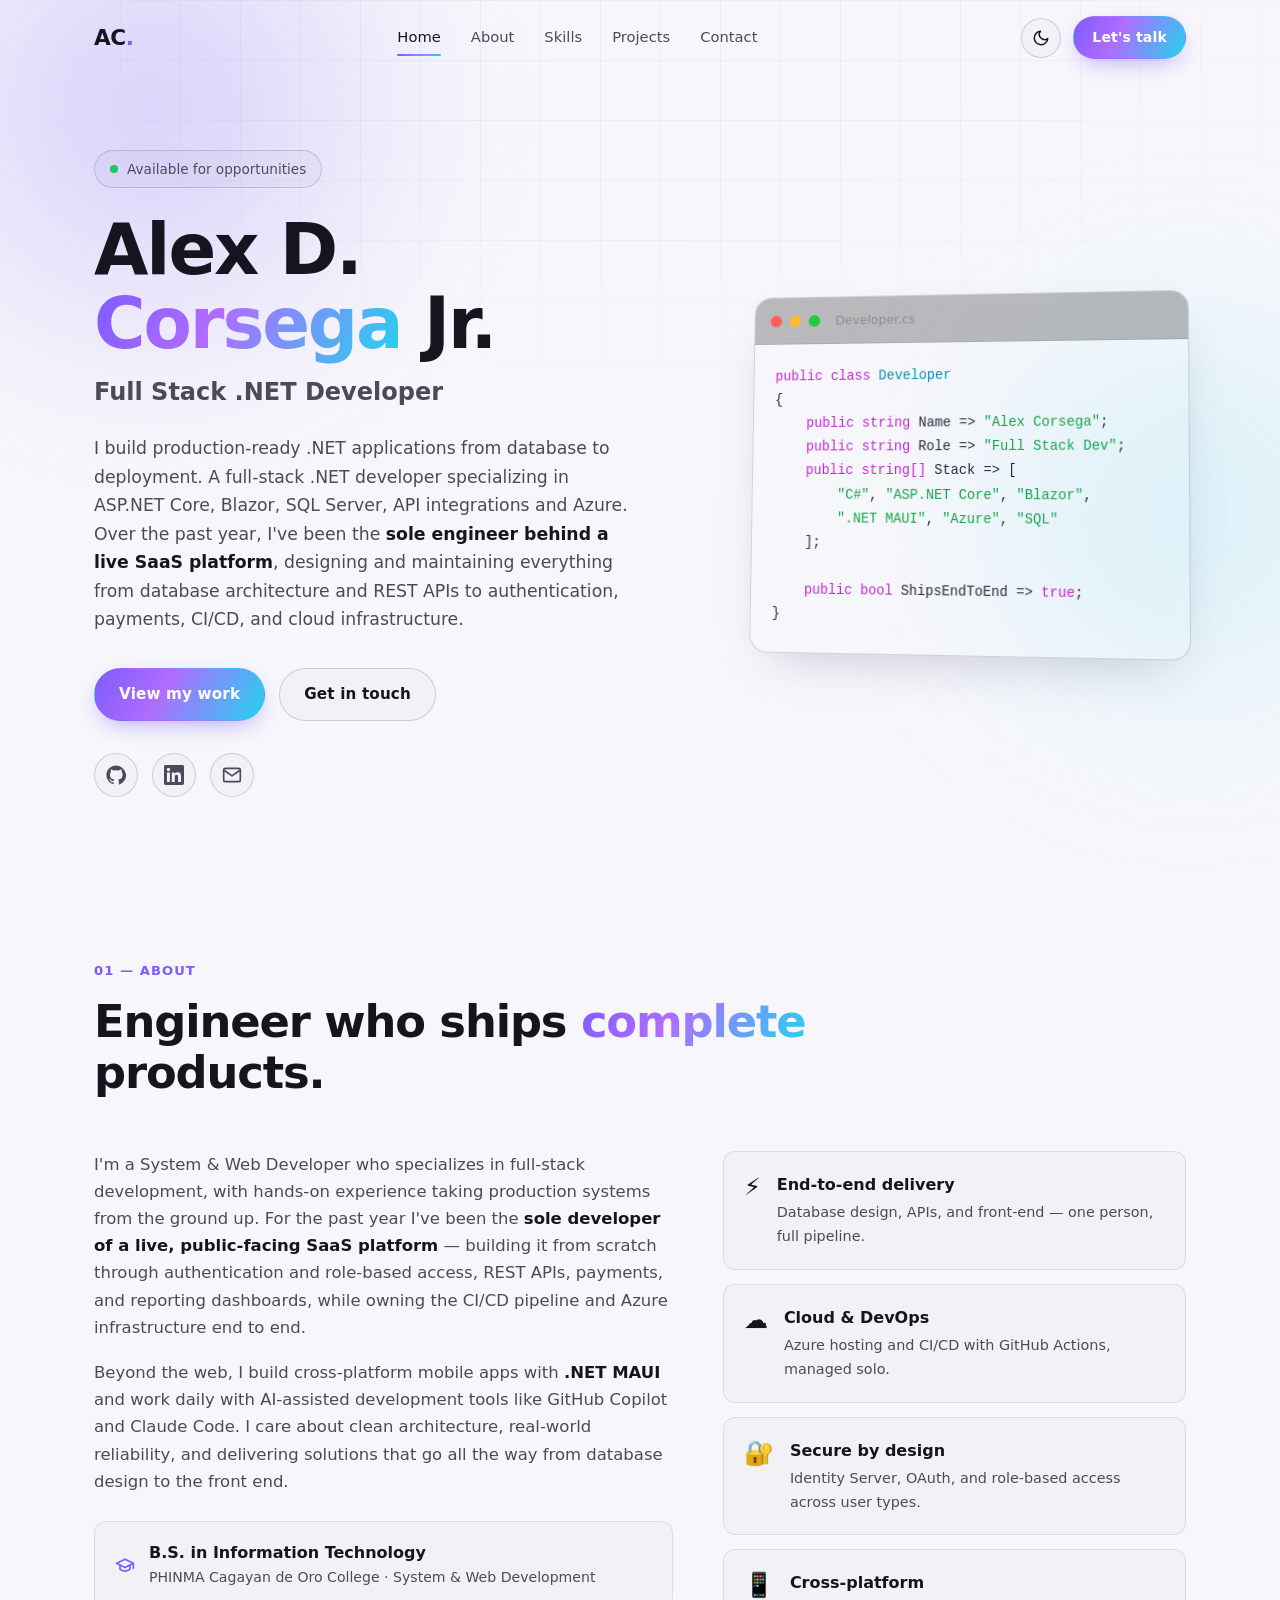
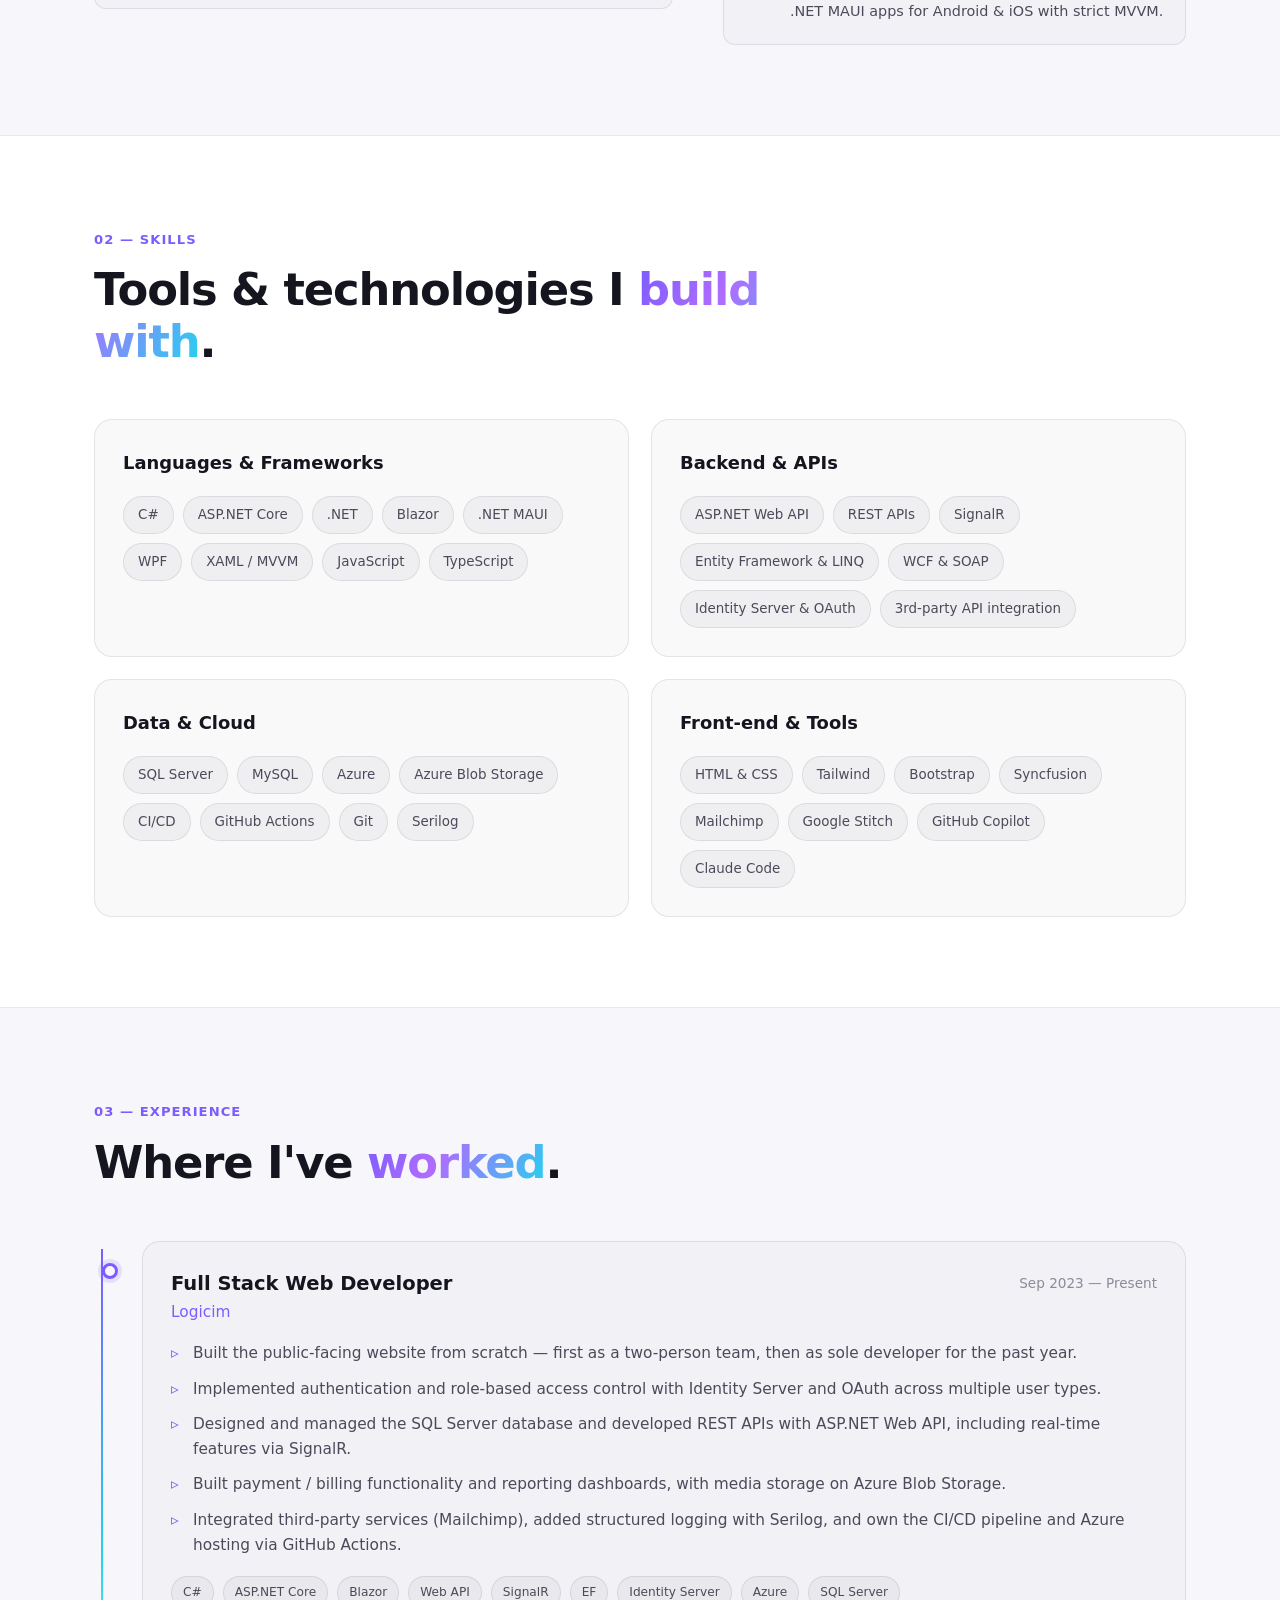
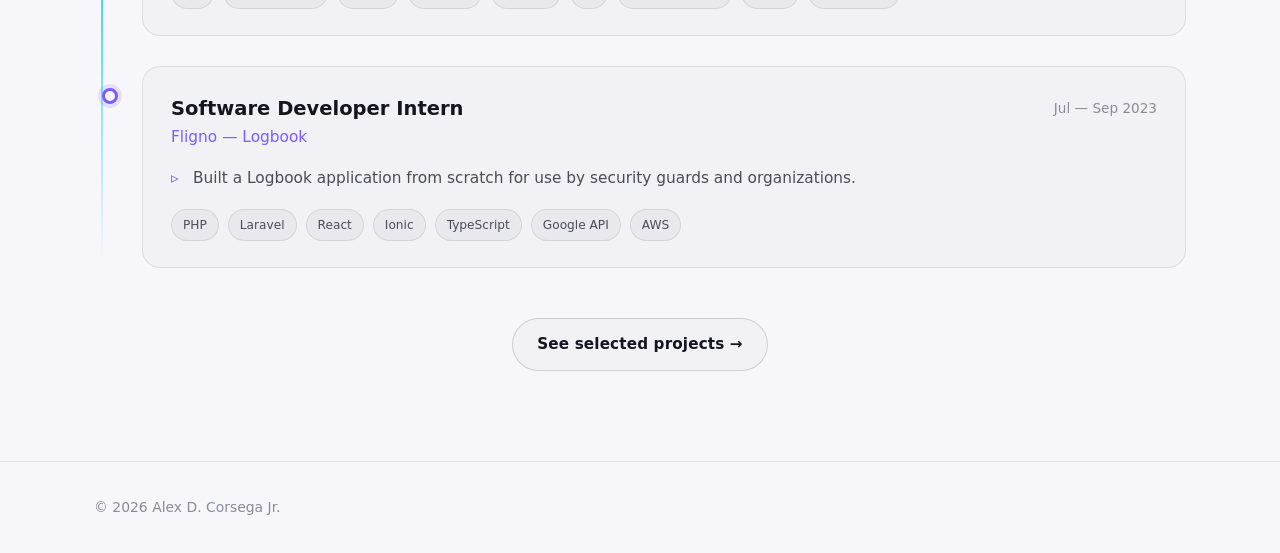
<file: index.html>
<!DOCTYPE html>
<html lang="en">
<head>
  <meta charset="UTF-8" />
  <meta name="viewport" content="width=device-width, initial-scale=1.0" />

  <!-- Security hardening -->
  <meta http-equiv="Content-Security-Policy" content="default-src 'self'; script-src 'self'; style-src 'self' 'unsafe-inline' https://fonts.googleapis.com; font-src https://fonts.gstatic.com; img-src 'self' data:; form-action 'self' https://formsubmit.co; base-uri 'self'; object-src 'none'" />
  <meta name="referrer" content="strict-origin-when-cross-origin" />

  <title>Alex D. Corsega Jr. — System &amp; Web Developer</title>
  <meta name="description" content="Alex D. Corsega Jr. — Full Stack Web Developer specializing in C#, ASP.NET Core, Blazor, .NET MAUI, and Azure. Building production-grade systems end to end." />
  <meta name="author" content="Alex D. Corsega Jr." />
  <meta name="keywords" content="Alex Corsega, Alex Corsega developer, Full Stack Web Developer, C# developer, ASP.NET Core, Blazor, .NET MAUI, Azure, SQL Server, software developer Philippines, Cagayan de Oro developer" />
  <meta name="robots" content="index, follow, max-image-preview:large, max-snippet:-1" />
  <meta name="theme-color" content="#0a0a0f" />
  <link rel="canonical" href="https://alexcorsega.github.io/" />

  <!-- Open Graph -->
  <meta property="og:type" content="website" />
  <meta property="og:site_name" content="Alex D. Corsega Jr." />
  <meta property="og:title" content="Alex D. Corsega Jr. — System &amp; Web Developer" />
  <meta property="og:description" content="Full Stack Web Developer specializing in C#, ASP.NET Core, Blazor, .NET MAUI, and Azure. Building production-grade systems end to end." />
  <meta property="og:url" content="https://alexcorsega.github.io/" />
  <meta property="og:image" content="https://alexcorsega.github.io/assets/og-image.png" />
  <meta property="og:image:width" content="1200" />
  <meta property="og:image:height" content="630" />
  <meta property="og:image:alt" content="Alex D. Corsega Jr. — Full Stack Web Developer" />
  <meta property="og:locale" content="en_US" />

  <!-- Google Site Verification -->
  <meta name="google-site-verification" content="38rfBDRYyrCbKhzaeHCxKcUFHxxtf7X-EuiM_CME1vI" />

  <!-- Twitter -->
  <meta name="twitter:card" content="summary_large_image" />
  <meta name="twitter:title" content="Alex D. Corsega Jr. — System &amp; Web Developer" />
  <meta name="twitter:description" content="Full Stack Web Developer specializing in C#, ASP.NET Core, Blazor, .NET MAUI, and Azure." />
  <meta name="twitter:image" content="https://alexcorsega.github.io/assets/og-image.png" />
  <meta name="twitter:image:alt" content="Alex D. Corsega Jr. — Full Stack Web Developer" />

  <!-- Structured data (JSON-LD) -->
  <script type="application/ld+json">
  {
    "@context": "https://schema.org",
    "@graph": [
      {
        "@type": "Person",
        "@id": "https://alexcorsega.github.io/#person",
        "name": "Alex D. Corsega Jr.",
        "givenName": "Alex",
        "familyName": "Corsega",
        "jobTitle": "Full Stack Web Developer",
        "description": "System and Web Developer specializing in full-stack development with C#, ASP.NET Core, Blazor, .NET MAUI, and Azure.",
        "url": "https://alexcorsega.github.io/",
        "image": "https://alexcorsega.github.io/assets/og-image.png",
        "email": "mailto:corsegaalex@gmail.com",
        "sameAs": [
          "https://github.com/AlexCorsega",
          "https://linkedin.com/in/alexcorsega-jr-178252253"
        ],
        "worksFor": { "@type": "Organization", "name": "Logicim" },
        "alumniOf": { "@type": "CollegeOrUniversity", "name": "PHINMA Cagayan de Oro College" },
        "address": { "@type": "PostalAddress", "addressLocality": "Cagayan de Oro", "addressCountry": "PH" },
        "knowsAbout": ["C#", "ASP.NET Core", "Blazor", ".NET MAUI", "WPF", "Azure", "Azure Blob Storage", "SQL Server", "Entity Framework", "REST APIs", "SignalR", "Identity Server", "CI/CD", "Web Development"]
      },
      {
        "@type": "WebSite",
        "@id": "https://alexcorsega.github.io/#website",
        "url": "https://alexcorsega.github.io/",
        "name": "Alex D. Corsega Jr. — Portfolio",
        "description": "Portfolio of Alex D. Corsega Jr., a Full Stack Web Developer.",
        "inLanguage": "en",
        "publisher": { "@id": "https://alexcorsega.github.io/#person" }
      }
    ]
  }
  </script>

  <link rel="preconnect" href="https://fonts.googleapis.com" />
  <link rel="preconnect" href="https://fonts.gstatic.com" crossorigin />
  <link href="https://fonts.googleapis.com/css2?family=Space+Grotesk:wght@400;500;600;700&family=Inter:wght@400;450;500;600&display=swap" rel="stylesheet" />
  <link rel="stylesheet" href="assets/styles.css" />
  <link rel="icon" href="data:image/svg+xml,%3Csvg xmlns='http://www.w3.org/2000/svg' viewBox='0 0 100 100'%3E%3Ctext y='.9em' font-size='90' font-family='monospace'%3E%E2%9C%A6%3C/text%3E%3C/svg%3E" />
</head>
<body>
  <div class="bg-grid" aria-hidden="true"></div>
  <div class="bg-glow bg-glow--1" aria-hidden="true"></div>
  <div class="bg-glow bg-glow--2" aria-hidden="true"></div>

  <!-- Navigation -->
  <header class="nav" id="nav">
    <div class="nav__inner">
      <a href="index.html" class="nav__brand">AC<span class="nav__brand-dot">.</span></a>
      <nav class="nav__links" aria-label="Primary">
        <a href="index.html" data-page="home">Home</a>
        <a href="index.html#about">About</a>
        <a href="index.html#skills">Skills</a>
        <a href="projects.html" data-page="projects">Projects</a>
        <a href="contact.html" data-page="contact">Contact</a>
      </nav>
      <div class="nav__actions">
        <button class="theme-toggle" id="themeToggle" aria-label="Toggle color theme" title="Toggle theme">
          <svg class="theme-toggle__sun" viewBox="0 0 24 24" width="18" height="18" fill="none" stroke="currentColor" stroke-width="2" stroke-linecap="round" stroke-linejoin="round"><circle cx="12" cy="12" r="4"/><path d="M12 2v2M12 20v2M4.93 4.93l1.41 1.41M17.66 17.66l1.41 1.41M2 12h2M20 12h2M6.34 17.66l-1.41 1.41M19.07 4.93l-1.41 1.41"/></svg>
          <svg class="theme-toggle__moon" viewBox="0 0 24 24" width="18" height="18" fill="none" stroke="currentColor" stroke-width="2" stroke-linecap="round" stroke-linejoin="round"><path d="M21 12.79A9 9 0 1 1 11.21 3 7 7 0 0 0 21 12.79z"/></svg>
        </button>
        <a href="contact.html" class="btn btn--sm btn--primary nav__cta">Let's talk</a>
        <button class="nav__burger" id="navBurger" aria-label="Open menu" aria-expanded="false">
          <span></span><span></span><span></span>
        </button>
      </div>
    </div>
  </header>

  <main>
    <!-- Hero -->
    <section class="hero" id="hero">
      <div class="container hero__grid reveal">
        <div class="hero__content">
          <p class="hero__eyebrow">
            <span class="status-dot"></span> Available for opportunities
          </p>
          <h1 class="hero__title">
            Alex&nbsp;D. <span class="grad-text">Corsega</span> Jr.
          </h1>
          <p class="hero__role">Full Stack .NET Developer</p>
          <p class="hero__lede">
            I build production-ready .NET applications from database to deployment.
            A full-stack .NET developer specializing in ASP.NET Core, Blazor, SQL Server, API integrations and Azure.
            Over the past year, I've been the <strong>sole engineer behind a live SaaS platform</strong>,
            designing and maintaining everything from database architecture and REST APIs to
            authentication, payments, CI/CD, and cloud infrastructure.
          </p>
          <div class="hero__cta">
            <a href="projects.html" class="btn btn--primary">View my work</a>
            <a href="contact.html" class="btn btn--ghost">Get in touch</a>
          </div>
          <div class="hero__socials">
            <a href="https://github.com/AlexCorsega" target="_blank" rel="noopener noreferrer" aria-label="GitHub">
              <svg viewBox="0 0 24 24" width="20" height="20" fill="currentColor"><path d="M12 .5C5.7.5.5 5.7.5 12c0 5.1 3.3 9.4 7.9 10.9.6.1.8-.2.8-.5v-1.8c-3.2.7-3.9-1.5-3.9-1.5-.5-1.3-1.3-1.7-1.3-1.7-1.1-.7.1-.7.1-.7 1.2.1 1.8 1.2 1.8 1.2 1 1.8 2.7 1.3 3.4 1 .1-.8.4-1.3.7-1.6-2.6-.3-5.3-1.3-5.3-5.7 0-1.3.5-2.3 1.2-3.1-.1-.3-.5-1.5.1-3.1 0 0 1-.3 3.3 1.2a11.5 11.5 0 0 1 6 0c2.3-1.5 3.3-1.2 3.3-1.2.6 1.6.2 2.8.1 3.1.8.8 1.2 1.8 1.2 3.1 0 4.4-2.7 5.4-5.3 5.7.4.4.8 1.1.8 2.2v3.3c0 .3.2.6.8.5 4.6-1.5 7.9-5.8 7.9-10.9C23.5 5.7 18.3.5 12 .5z"/></svg>
            </a>
            <a href="https://linkedin.com/in/alexcorsega-jr-178252253" target="_blank" rel="noopener noreferrer" aria-label="LinkedIn">
              <svg viewBox="0 0 24 24" width="20" height="20" fill="currentColor"><path d="M20.45 20.45h-3.56v-5.57c0-1.33-.02-3.04-1.85-3.04-1.85 0-2.14 1.45-2.14 2.94v5.67H9.34V9h3.42v1.56h.05c.48-.9 1.64-1.85 3.37-1.85 3.6 0 4.27 2.37 4.27 5.46v6.28zM5.34 7.43a2.07 2.07 0 1 1 0-4.14 2.07 2.07 0 0 1 0 4.14zm1.78 13.02H3.55V9h3.57v11.45zM22.22 0H1.77C.79 0 0 .77 0 1.73v20.54C0 23.22.79 24 1.77 24h20.45c.98 0 1.78-.78 1.78-1.73V1.73C24 .77 23.2 0 22.22 0z"/></svg>
            </a>
            <a href="mailto:corsegaalex@gmail.com" aria-label="Email">
              <svg viewBox="0 0 24 24" width="20" height="20" fill="none" stroke="currentColor" stroke-width="2"><rect x="2" y="4" width="20" height="16" rx="2"/><path d="m22 6-10 7L2 6"/></svg>
            </a>
          </div>
        </div>

        <div class="hero__card">
          <div class="code-card">
            <div class="code-card__bar">
              <span class="dot dot--r"></span><span class="dot dot--y"></span><span class="dot dot--g"></span>
              <span class="code-card__file">Developer.cs</span>
            </div>
            <pre class="code-card__body"><code><span class="c-key">public class</span> <span class="c-cls">Developer</span>
{
    <span class="c-key">public string</span> Name => <span class="c-str">"Alex Corsega"</span>;
    <span class="c-key">public string</span> Role => <span class="c-str">"Full Stack Dev"</span>;
    <span class="c-key">public string[]</span> Stack => [
        <span class="c-str">"C#"</span>, <span class="c-str">"ASP.NET Core"</span>, <span class="c-str">"Blazor"</span>,
        <span class="c-str">".NET MAUI"</span>, <span class="c-str">"Azure"</span>, <span class="c-str">"SQL"</span>
    ];

    <span class="c-key">public bool</span> ShipsEndToEnd => <span class="c-key">true</span>;
}</code></pre>
          </div>
        </div>
      </div>
    </section>

    <!-- About -->
    <section class="section" id="about">
      <div class="container">
        <div class="section__head reveal">
          <span class="section__tag">01 — About</span>
          <h2 class="section__title">Engineer who ships <span class="grad-text">complete</span> products.</h2>
        </div>
        <div class="about__grid">
          <div class="about__text reveal">
            <p>
              I'm a System &amp; Web Developer who specializes in full-stack development, with hands-on
              experience taking production systems from the ground up. For the past year I've been the
              <strong>sole developer of a live, public-facing SaaS platform</strong> — building it from
              scratch through authentication and role-based access, REST APIs, payments, and reporting
              dashboards, while owning the CI/CD pipeline and Azure infrastructure end to end.
            </p>
            <p>
              Beyond the web, I build cross-platform mobile apps with <strong>.NET MAUI</strong> and work daily
              with AI-assisted development tools like GitHub Copilot and Claude Code. I care about clean
              architecture, real-world reliability, and delivering solutions that go all the way from database
              design to the front end.
            </p>
            <div class="about__edu">
              <svg viewBox="0 0 24 24" width="20" height="20" fill="none" stroke="currentColor" stroke-width="2" stroke-linecap="round" stroke-linejoin="round"><path d="M22 10v6M2 10l10-5 10 5-10 5z"/><path d="M6 12v5c3 3 9 3 12 0v-5"/></svg>
              <div>
                <strong>B.S. in Information Technology</strong>
                <span>PHINMA Cagayan de Oro College · System &amp; Web Development</span>
              </div>
            </div>
          </div>
          <ul class="about__highlights reveal">
            <li><span class="hl-ico">⚡</span><div><strong>End-to-end delivery</strong><p>Database design, APIs, and front-end — one person, full pipeline.</p></div></li>
            <li><span class="hl-ico">☁️</span><div><strong>Cloud &amp; DevOps</strong><p>Azure hosting and CI/CD with GitHub Actions, managed solo.</p></div></li>
            <li><span class="hl-ico">🔐</span><div><strong>Secure by design</strong><p>Identity Server, OAuth, and role-based access across user types.</p></div></li>
            <li><span class="hl-ico">📱</span><div><strong>Cross-platform</strong><p>.NET MAUI apps for Android &amp; iOS with strict MVVM.</p></div></li>
          </ul>
        </div>
      </div>
    </section>

    <!-- Skills -->
    <section class="section section--alt" id="skills">
      <div class="container">
        <div class="section__head reveal">
          <span class="section__tag">02 — Skills</span>
          <h2 class="section__title">Tools &amp; technologies I <span class="grad-text">build with</span>.</h2>
        </div>
        <div class="skills__grid">
          <article class="skill-card reveal">
            <h3>Languages &amp; Frameworks</h3>
            <div class="chips">
              <span>C#</span><span>ASP.NET Core</span><span>.NET</span><span>Blazor</span>
              <span>.NET MAUI</span><span>WPF</span><span>XAML / MVVM</span>
              <span>JavaScript</span><span>TypeScript</span>
            </div>
          </article>
          <article class="skill-card reveal">
            <h3>Backend &amp; APIs</h3>
            <div class="chips">
              <span>ASP.NET Web API</span><span>REST APIs</span><span>SignalR</span>
              <span>Entity Framework &amp; LINQ</span><span>WCF &amp; SOAP</span>
              <span>Identity Server &amp; OAuth</span><span>3rd-party API integration</span>
            </div>
          </article>
          <article class="skill-card reveal">
            <h3>Data &amp; Cloud</h3>
            <div class="chips">
              <span>SQL Server</span><span>MySQL</span><span>Azure</span>
              <span>Azure Blob Storage</span><span>CI/CD</span>
              <span>GitHub Actions</span><span>Git</span><span>Serilog</span>
            </div>
          </article>
          <article class="skill-card reveal">
            <h3>Front-end &amp; Tools</h3>
            <div class="chips">
              <span>HTML &amp; CSS</span><span>Tailwind</span><span>Bootstrap</span>
              <span>Syncfusion</span><span>Mailchimp</span><span>Google Stitch</span>
              <span>GitHub Copilot</span><span>Claude Code</span>
            </div>
          </article>
        </div>
      </div>
    </section>

    <!-- Experience -->
    <section class="section" id="experience">
      <div class="container">
        <div class="section__head reveal">
          <span class="section__tag">03 — Experience</span>
          <h2 class="section__title">Where I've <span class="grad-text">worked</span>.</h2>
        </div>
        <div class="timeline">
          <article class="tl-item reveal">
            <div class="tl-marker"></div>
            <div class="tl-card">
              <div class="tl-card__head">
                <div>
                  <h3>Full Stack Web Developer</h3>
                  <p class="tl-company">Logicim</p>
                </div>
                <span class="tl-date">Sep 2023 — Present</span>
              </div>
              <ul class="tl-list">
                <li>Built the public-facing website from scratch — first as a two-person team, then as sole developer for the past year.</li>
                <li>Implemented authentication and role-based access control with Identity Server and OAuth across multiple user types.</li>
                <li>Designed and managed the SQL Server database and developed REST APIs with ASP.NET Web API, including real-time features via SignalR.</li>
                <li>Built payment / billing functionality and reporting dashboards, with media storage on Azure Blob Storage.</li>
                <li>Integrated third-party services (Mailchimp), added structured logging with Serilog, and own the CI/CD pipeline and Azure hosting via GitHub Actions.</li>
              </ul>
              <div class="chips chips--mini">
                <span>C#</span><span>ASP.NET Core</span><span>Blazor</span><span>Web API</span><span>SignalR</span><span>EF</span><span>Identity Server</span><span>Azure</span><span>SQL Server</span>
              </div>
            </div>
          </article>

          <article class="tl-item reveal">
            <div class="tl-marker"></div>
            <div class="tl-card">
              <div class="tl-card__head">
                <div>
                  <h3>Software Developer Intern</h3>
                  <p class="tl-company">Fligno — Logbook</p>
                </div>
                <span class="tl-date">Jul — Sep 2023</span>
              </div>
              <ul class="tl-list">
                <li>Built a Logbook application from scratch for use by security guards and organizations.</li>
              </ul>
              <div class="chips chips--mini">
                <span>PHP</span><span>Laravel</span><span>React</span><span>Ionic</span><span>TypeScript</span><span>Google API</span><span>AWS</span>
              </div>
            </div>
          </article>
        </div>
        <div class="section__cta reveal">
          <a href="projects.html" class="btn btn--ghost">See selected projects →</a>
        </div>
      </div>
    </section>
  </main>

  <footer class="footer">
    <div class="container footer__inner">
      <span>© <span id="year"></span> Alex D. Corsega Jr.</span>
    </div>
  </footer>

  <script src="assets/script.js"></script>
</body>
</html>
</file>
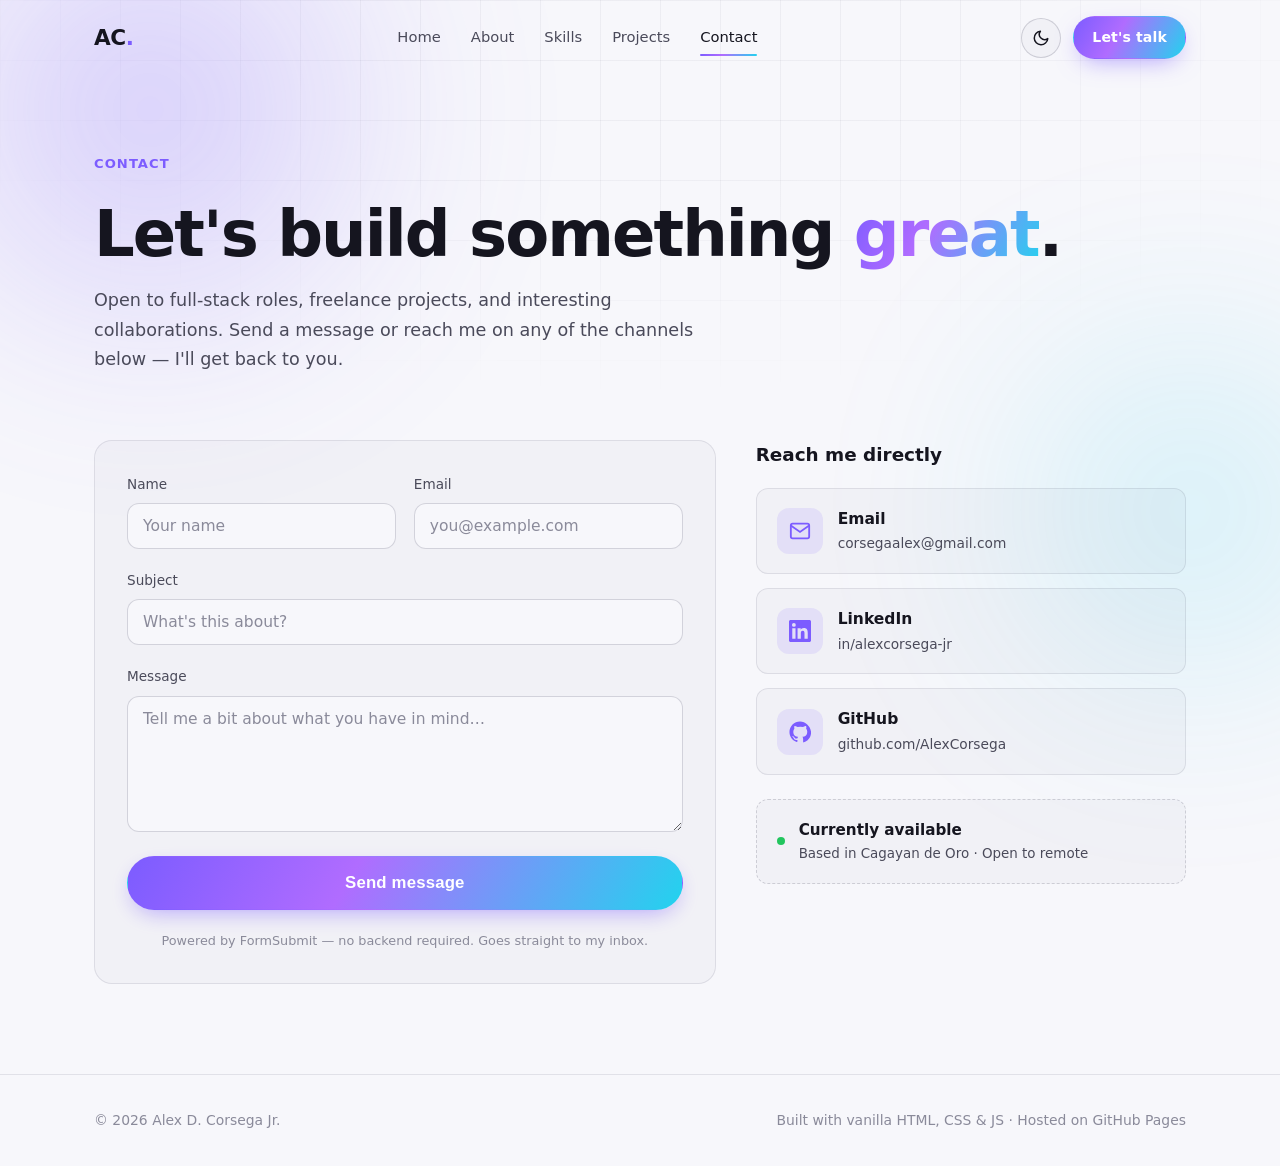
<file: contact.html>
<!DOCTYPE html>
<html lang="en">
<head>
  <meta charset="UTF-8" />
  <meta name="viewport" content="width=device-width, initial-scale=1.0" />

  <!-- Security hardening -->
  <meta http-equiv="Content-Security-Policy" content="default-src 'self'; script-src 'self'; style-src 'self' 'unsafe-inline' https://fonts.googleapis.com; font-src https://fonts.gstatic.com; img-src 'self' data:; form-action 'self' https://formsubmit.co; base-uri 'self'; object-src 'none'" />
  <meta name="referrer" content="strict-origin-when-cross-origin" />

  <title>Contact — Alex D. Corsega Jr.</title>
  <meta name="description" content="Get in touch with Alex D. Corsega Jr. — Full Stack Web Developer based in Cagayan de Oro. Open to roles, freelance projects, and collaborations." />
  <meta name="author" content="Alex D. Corsega Jr." />
  <meta name="keywords" content="contact Alex Corsega, hire full stack developer, C# developer for hire, ASP.NET developer, Cagayan de Oro developer" />
  <meta name="robots" content="index, follow, max-image-preview:large, max-snippet:-1" />
  <meta name="theme-color" content="#0a0a0f" />
  <link rel="canonical" href="https://alexcorsega.github.io/contact.html" />

  <!-- Open Graph -->
  <meta property="og:type" content="website" />
  <meta property="og:site_name" content="Alex D. Corsega Jr." />
  <meta property="og:title" content="Contact — Alex D. Corsega Jr." />
  <meta property="og:description" content="Open to full-stack roles, freelance projects, and collaborations. Send a message or reach me directly." />
  <meta property="og:url" content="https://alexcorsega.github.io/contact.html" />
  <meta property="og:image" content="https://alexcorsega.github.io/assets/og-image.png" />
  <meta property="og:image:width" content="1200" />
  <meta property="og:image:height" content="630" />
  <meta property="og:image:alt" content="Alex D. Corsega Jr. — Full Stack Web Developer" />
  <meta property="og:locale" content="en_US" />

  <!-- Twitter -->
  <meta name="twitter:card" content="summary_large_image" />
  <meta name="twitter:title" content="Contact — Alex D. Corsega Jr." />
  <meta name="twitter:description" content="Open to full-stack roles, freelance projects, and collaborations." />
  <meta name="twitter:image" content="https://alexcorsega.github.io/assets/og-image.png" />

  <!-- Structured data (JSON-LD) -->
  <script type="application/ld+json">
  {
    "@context": "https://schema.org",
    "@type": "ContactPage",
    "url": "https://alexcorsega.github.io/contact.html",
    "name": "Contact — Alex D. Corsega Jr.",
    "mainEntity": {
      "@type": "Person",
      "name": "Alex D. Corsega Jr.",
      "email": "mailto:corsegaalex@gmail.com",
      "jobTitle": "Full Stack Web Developer",
      "sameAs": [
        "https://github.com/AlexCorsega",
        "https://linkedin.com/in/alexcorsega-jr-178252253"
      ]
    }
  }
  </script>

  <link rel="preconnect" href="https://fonts.googleapis.com" />
  <link rel="preconnect" href="https://fonts.gstatic.com" crossorigin />
  <link href="https://fonts.googleapis.com/css2?family=Space+Grotesk:wght@400;500;600;700&family=Inter:wght@400;450;500;600&display=swap" rel="stylesheet" />
  <link rel="stylesheet" href="assets/styles.css" />
  <link rel="icon" href="data:image/svg+xml,%3Csvg xmlns='http://www.w3.org/2000/svg' viewBox='0 0 100 100'%3E%3Ctext y='.9em' font-size='90' font-family='monospace'%3E%E2%9C%A6%3C/text%3E%3C/svg%3E" />
</head>
<body>
  <div class="bg-grid" aria-hidden="true"></div>
  <div class="bg-glow bg-glow--1" aria-hidden="true"></div>
  <div class="bg-glow bg-glow--2" aria-hidden="true"></div>

  <!-- Navigation -->
  <header class="nav" id="nav">
    <div class="nav__inner">
      <a href="index.html" class="nav__brand">AC<span class="nav__brand-dot">.</span></a>
      <nav class="nav__links" aria-label="Primary">
        <a href="index.html" data-page="home">Home</a>
        <a href="index.html#about">About</a>
        <a href="index.html#skills">Skills</a>
        <a href="projects.html" data-page="projects">Projects</a>
        <a href="contact.html" data-page="contact">Contact</a>
      </nav>
      <div class="nav__actions">
        <button class="theme-toggle" id="themeToggle" aria-label="Toggle color theme" title="Toggle theme">
          <svg class="theme-toggle__sun" viewBox="0 0 24 24" width="18" height="18" fill="none" stroke="currentColor" stroke-width="2" stroke-linecap="round" stroke-linejoin="round"><circle cx="12" cy="12" r="4"/><path d="M12 2v2M12 20v2M4.93 4.93l1.41 1.41M17.66 17.66l1.41 1.41M2 12h2M20 12h2M6.34 17.66l-1.41 1.41M19.07 4.93l-1.41 1.41"/></svg>
          <svg class="theme-toggle__moon" viewBox="0 0 24 24" width="18" height="18" fill="none" stroke="currentColor" stroke-width="2" stroke-linecap="round" stroke-linejoin="round"><path d="M21 12.79A9 9 0 1 1 11.21 3 7 7 0 0 0 21 12.79z"/></svg>
        </button>
        <a href="contact.html" class="btn btn--sm btn--primary nav__cta">Let's talk</a>
        <button class="nav__burger" id="navBurger" aria-label="Open menu" aria-expanded="false">
          <span></span><span></span><span></span>
        </button>
      </div>
    </div>
  </header>

  <main>
    <section class="page-hero">
      <div class="container reveal">
        <span class="section__tag">Contact</span>
        <h1 class="page-hero__title">Let's build something <span class="grad-text">great</span>.</h1>
        <p class="page-hero__lede">
          Open to full-stack roles, freelance projects, and interesting collaborations.
          Send a message or reach me on any of the channels below — I'll get back to you.
        </p>
      </div>
    </section>

    <section class="section section--top">
      <div class="container contact-layout">
        <!-- Contact form -->
        <div class="contact-form-wrap reveal">
          <form class="contact-form" id="contactForm" action="https://formsubmit.co/corsegaalex@gmail.com" method="POST">
            <input type="hidden" name="_subject" value="New message from portfolio" />
            <input type="hidden" name="_template" value="table" />
            <input type="text" name="_honey" style="display:none" />
            <div class="form-row">
              <label class="field">
                <span>Name</span>
                <input type="text" name="name" placeholder="Your name" required />
              </label>
              <label class="field">
                <span>Email</span>
                <input type="email" name="email" placeholder="you@example.com" required />
              </label>
            </div>
            <label class="field">
              <span>Subject</span>
              <input type="text" name="subject" placeholder="What's this about?" />
            </label>
            <label class="field">
              <span>Message</span>
              <textarea name="message" rows="6" placeholder="Tell me a bit about what you have in mind…" required></textarea>
            </label>
            <button type="submit" class="btn btn--primary btn--lg">Send message</button>
            <p class="form-note">Powered by FormSubmit — no backend required. Goes straight to my inbox.</p>
          </form>
        </div>

        <!-- Direct channels -->
        <aside class="contact-info reveal">
          <h2 class="contact-info__title">Reach me directly</h2>
          <a class="contact-card" href="mailto:corsegaalex@gmail.com">
            <span class="contact-card__ico">
              <svg viewBox="0 0 24 24" width="22" height="22" fill="none" stroke="currentColor" stroke-width="2"><rect x="2" y="4" width="20" height="16" rx="2"/><path d="m22 6-10 7L2 6"/></svg>
            </span>
            <span class="contact-card__body">
              <strong>Email</strong>
              <span>corsegaalex@gmail.com</span>
            </span>
          </a>
          <a class="contact-card" href="https://linkedin.com/in/alexcorsega-jr-178252253" target="_blank" rel="noopener noreferrer">
            <span class="contact-card__ico">
              <svg viewBox="0 0 24 24" width="22" height="22" fill="currentColor"><path d="M20.45 20.45h-3.56v-5.57c0-1.33-.02-3.04-1.85-3.04-1.85 0-2.14 1.45-2.14 2.94v5.67H9.34V9h3.42v1.56h.05c.48-.9 1.64-1.85 3.37-1.85 3.6 0 4.27 2.37 4.27 5.46v6.28zM5.34 7.43a2.07 2.07 0 1 1 0-4.14 2.07 2.07 0 0 1 0 4.14zm1.78 13.02H3.55V9h3.57v11.45zM22.22 0H1.77C.79 0 0 .77 0 1.73v20.54C0 23.22.79 24 1.77 24h20.45c.98 0 1.78-.78 1.78-1.73V1.73C24 .77 23.2 0 22.22 0z"/></svg>
            </span>
            <span class="contact-card__body">
              <strong>LinkedIn</strong>
              <span>in/alexcorsega-jr</span>
            </span>
          </a>
          <a class="contact-card" href="https://github.com/AlexCorsega" target="_blank" rel="noopener noreferrer">
            <span class="contact-card__ico">
              <svg viewBox="0 0 24 24" width="22" height="22" fill="currentColor"><path d="M12 .5C5.7.5.5 5.7.5 12c0 5.1 3.3 9.4 7.9 10.9.6.1.8-.2.8-.5v-1.8c-3.2.7-3.9-1.5-3.9-1.5-.5-1.3-1.3-1.7-1.3-1.7-1.1-.7.1-.7.1-.7 1.2.1 1.8 1.2 1.8 1.2 1 1.8 2.7 1.3 3.4 1 .1-.8.4-1.3.7-1.6-2.6-.3-5.3-1.3-5.3-5.7 0-1.3.5-2.3 1.2-3.1-.1-.3-.5-1.5.1-3.1 0 0 1-.3 3.3 1.2a11.5 11.5 0 0 1 6 0c2.3-1.5 3.3-1.2 3.3-1.2.6 1.6.2 2.8.1 3.1.8.8 1.2 1.8 1.2 3.1 0 4.4-2.7 5.4-5.3 5.7.4.4.8 1.1.8 2.2v3.3c0 .3.2.6.8.5 4.6-1.5 7.9-5.8 7.9-10.9C23.5 5.7 18.3.5 12 .5z"/></svg>
            </span>
            <span class="contact-card__body">
              <strong>GitHub</strong>
              <span>github.com/AlexCorsega</span>
            </span>
          </a>

          <div class="contact-availability">
            <span class="status-dot"></span>
            <div>
              <strong>Currently available</strong>
              <span>Based in Cagayan de Oro · Open to remote</span>
            </div>
          </div>
        </aside>
      </div>
    </section>
  </main>

  <footer class="footer">
    <div class="container footer__inner">
      <span>© <span id="year"></span> Alex D. Corsega Jr.</span>
      <span class="footer__made">Built with vanilla HTML, CSS &amp; JS · Hosted on GitHub Pages</span>
    </div>
  </footer>

  <script src="assets/script.js"></script>
</body>
</html>
</file>
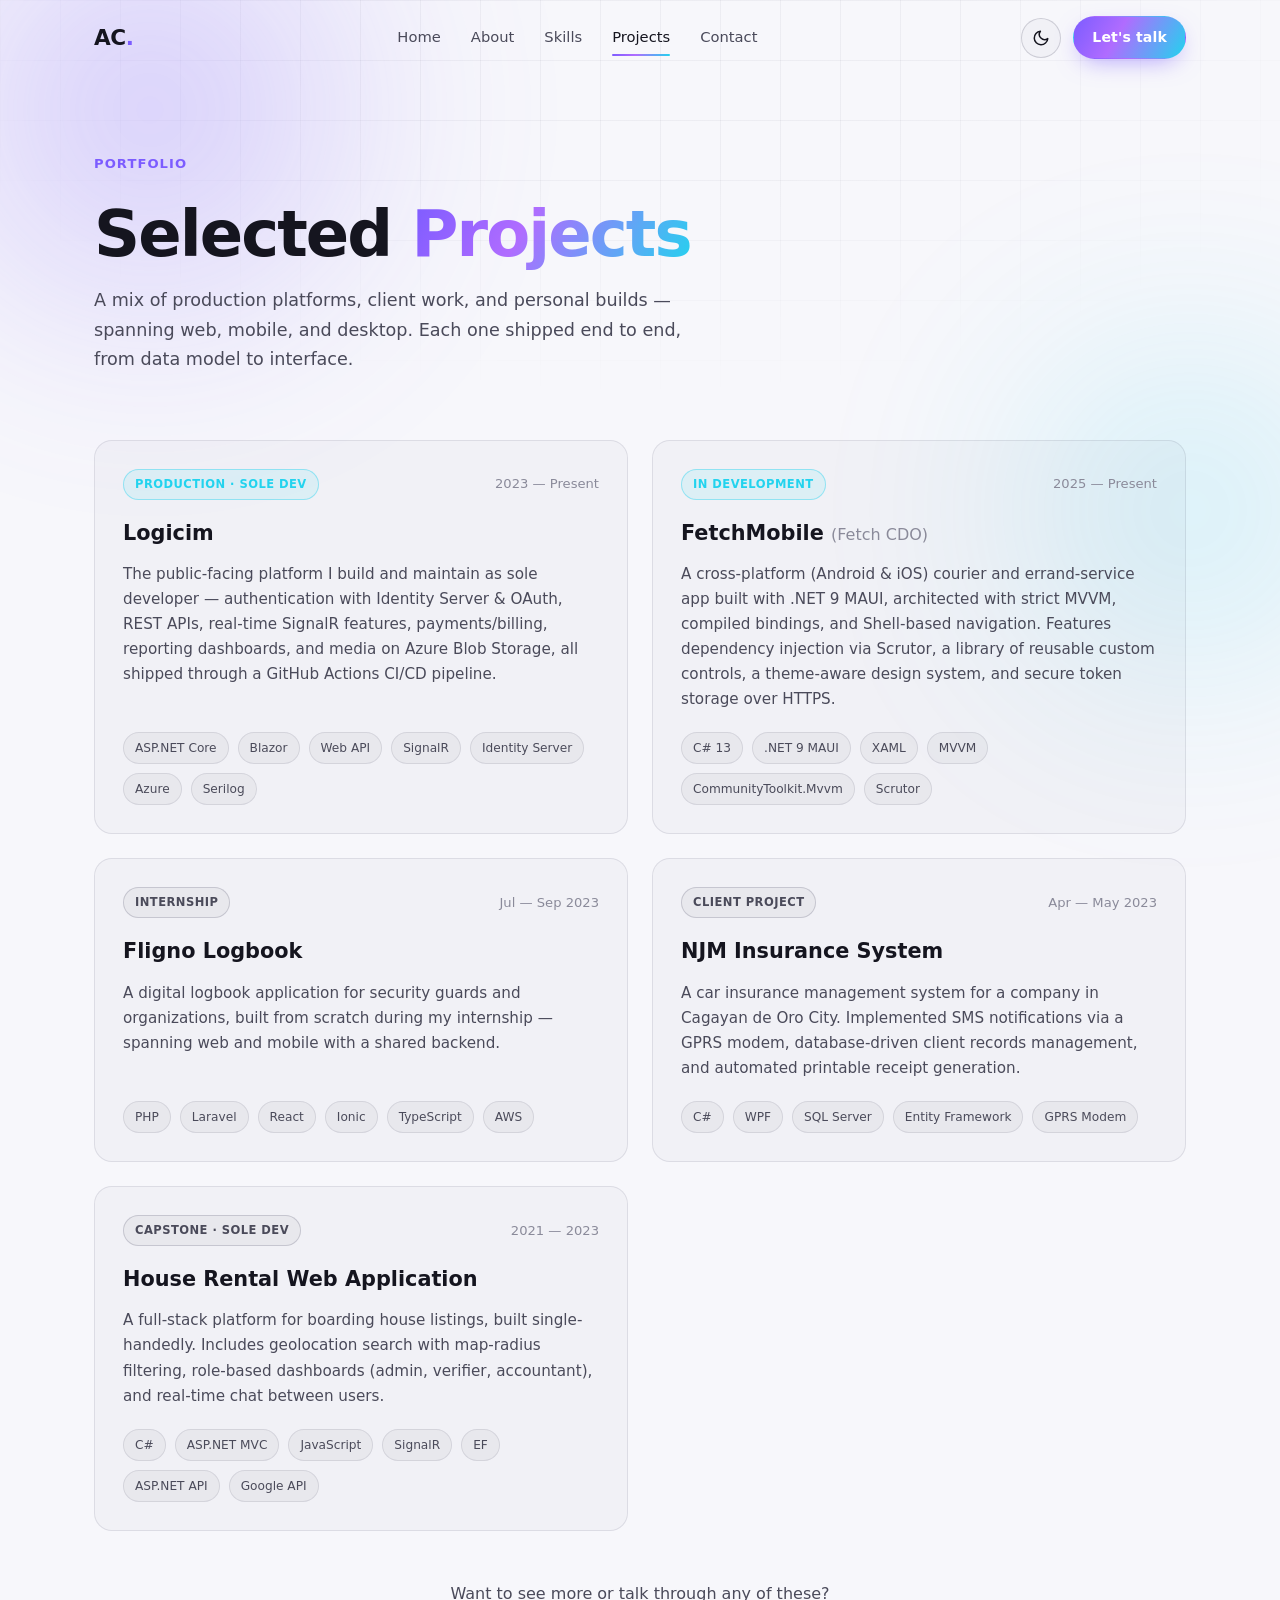
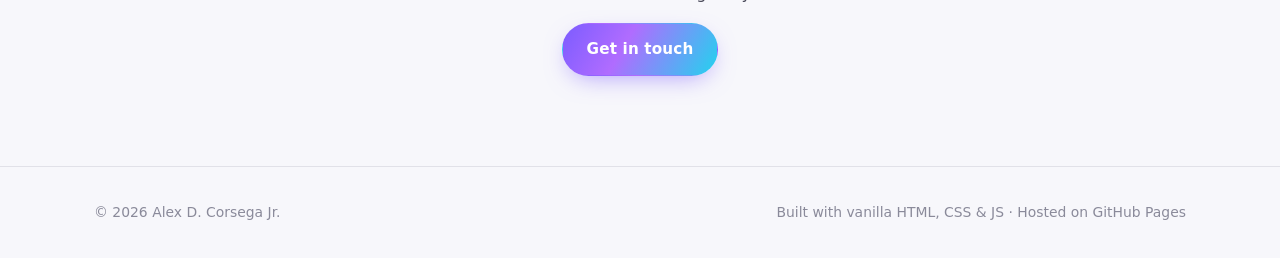
<file: projects.html>
<!DOCTYPE html>
<html lang="en">
<head>
  <meta charset="UTF-8" />
  <meta name="viewport" content="width=device-width, initial-scale=1.0" />

  <!-- Security hardening -->
  <meta http-equiv="Content-Security-Policy" content="default-src 'self'; script-src 'self'; style-src 'self' 'unsafe-inline' https://fonts.googleapis.com; font-src https://fonts.gstatic.com; img-src 'self' data:; form-action 'self' https://formsubmit.co; base-uri 'self'; object-src 'none'" />
  <meta name="referrer" content="strict-origin-when-cross-origin" />

  <title>Projects — Alex D. Corsega Jr.</title>
  <meta name="description" content="Selected projects by Alex D. Corsega Jr. — a production SaaS platform, FetchMobile (.NET MAUI), House Rental web app, NJM Insurance system, and more across web, mobile, and desktop." />
  <meta name="author" content="Alex D. Corsega Jr." />
  <meta name="keywords" content="Alex Corsega projects, .NET MAUI app, ASP.NET Core projects, Blazor projects, C# portfolio, full stack projects" />
  <meta name="robots" content="index, follow, max-image-preview:large, max-snippet:-1" />
  <meta name="theme-color" content="#0a0a0f" />
  <link rel="canonical" href="https://alexcorsega.github.io/projects.html" />

  <!-- Open Graph -->
  <meta property="og:type" content="website" />
  <meta property="og:site_name" content="Alex D. Corsega Jr." />
  <meta property="og:title" content="Projects — Alex D. Corsega Jr." />
  <meta property="og:description" content="Selected projects across web, mobile, and desktop — each shipped end to end, from data model to interface." />
  <meta property="og:url" content="https://alexcorsega.github.io/projects.html" />
  <meta property="og:image" content="https://alexcorsega.github.io/assets/og-image.png" />
  <meta property="og:image:width" content="1200" />
  <meta property="og:image:height" content="630" />
  <meta property="og:image:alt" content="Alex D. Corsega Jr. — Full Stack Web Developer" />
  <meta property="og:locale" content="en_US" />

  <!-- Twitter -->
  <meta name="twitter:card" content="summary_large_image" />
  <meta name="twitter:title" content="Projects — Alex D. Corsega Jr." />
  <meta name="twitter:description" content="Selected projects across web, mobile, and desktop." />
  <meta name="twitter:image" content="https://alexcorsega.github.io/assets/og-image.png" />

  <!-- Structured data (JSON-LD) -->
  <script type="application/ld+json">
  {
    "@context": "https://schema.org",
    "@type": "BreadcrumbList",
    "itemListElement": [
      { "@type": "ListItem", "position": 1, "name": "Home", "item": "https://alexcorsega.github.io/" },
      { "@type": "ListItem", "position": 2, "name": "Projects", "item": "https://alexcorsega.github.io/projects.html" }
    ]
  }
  </script>

  <link rel="preconnect" href="https://fonts.googleapis.com" />
  <link rel="preconnect" href="https://fonts.gstatic.com" crossorigin />
  <link href="https://fonts.googleapis.com/css2?family=Space+Grotesk:wght@400;500;600;700&family=Inter:wght@400;450;500;600&display=swap" rel="stylesheet" />
  <link rel="stylesheet" href="assets/styles.css" />
  <link rel="icon" href="data:image/svg+xml,%3Csvg xmlns='http://www.w3.org/2000/svg' viewBox='0 0 100 100'%3E%3Ctext y='.9em' font-size='90' font-family='monospace'%3E%E2%9C%A6%3C/text%3E%3C/svg%3E" />
</head>
<body>
  <div class="bg-grid" aria-hidden="true"></div>
  <div class="bg-glow bg-glow--1" aria-hidden="true"></div>
  <div class="bg-glow bg-glow--2" aria-hidden="true"></div>

  <!-- Navigation -->
  <header class="nav" id="nav">
    <div class="nav__inner">
      <a href="index.html" class="nav__brand">AC<span class="nav__brand-dot">.</span></a>
      <nav class="nav__links" aria-label="Primary">
        <a href="index.html" data-page="home">Home</a>
        <a href="index.html#about">About</a>
        <a href="index.html#skills">Skills</a>
        <a href="projects.html" data-page="projects">Projects</a>
        <a href="contact.html" data-page="contact">Contact</a>
      </nav>
      <div class="nav__actions">
        <button class="theme-toggle" id="themeToggle" aria-label="Toggle color theme" title="Toggle theme">
          <svg class="theme-toggle__sun" viewBox="0 0 24 24" width="18" height="18" fill="none" stroke="currentColor" stroke-width="2" stroke-linecap="round" stroke-linejoin="round"><circle cx="12" cy="12" r="4"/><path d="M12 2v2M12 20v2M4.93 4.93l1.41 1.41M17.66 17.66l1.41 1.41M2 12h2M20 12h2M6.34 17.66l-1.41 1.41M19.07 4.93l-1.41 1.41"/></svg>
          <svg class="theme-toggle__moon" viewBox="0 0 24 24" width="18" height="18" fill="none" stroke="currentColor" stroke-width="2" stroke-linecap="round" stroke-linejoin="round"><path d="M21 12.79A9 9 0 1 1 11.21 3 7 7 0 0 0 21 12.79z"/></svg>
        </button>
        <a href="contact.html" class="btn btn--sm btn--primary nav__cta">Let's talk</a>
        <button class="nav__burger" id="navBurger" aria-label="Open menu" aria-expanded="false">
          <span></span><span></span><span></span>
        </button>
      </div>
    </div>
  </header>

  <main>
    <!-- Page header -->
    <section class="page-hero">
      <div class="container reveal">
        <span class="section__tag">Portfolio</span>
        <h1 class="page-hero__title">Selected <span class="grad-text">Projects</span></h1>
        <p class="page-hero__lede">
          A mix of production platforms, client work, and personal builds — spanning web, mobile,
          and desktop. Each one shipped end to end, from data model to interface.
        </p>
      </div>
    </section>

    <!-- Projects -->
    <section class="section section--top">
      <div class="container">
        <div class="projects__grid">
          <article class="project reveal">
            <div class="project__top">
              <span class="project__badge project__badge--live">Production · Sole Dev</span>
              <span class="project__year">2023 — Present</span>
            </div>
            <h3 class="project__title">Logicim</h3>
            <p class="project__desc">
              The public-facing platform I build and maintain as sole developer — authentication with Identity
              Server &amp; OAuth, REST APIs, real-time SignalR features, payments/billing, reporting dashboards,
              and media on Azure Blob Storage, all shipped through a GitHub Actions CI/CD pipeline.
            </p>
            <div class="chips chips--mini">
              <span>ASP.NET Core</span><span>Blazor</span><span>Web API</span><span>SignalR</span><span>Identity Server</span><span>Azure</span><span>Serilog</span>
            </div>
          </article>

          <article class="project reveal">
            <div class="project__top">
              <span class="project__badge project__badge--live">In Development</span>
              <span class="project__year">2025 — Present</span>
            </div>
            <h3 class="project__title">FetchMobile <span>(Fetch CDO)</span></h3>
            <p class="project__desc">
              A cross-platform (Android &amp; iOS) courier and errand-service app built with .NET 9 MAUI,
              architected with strict MVVM, compiled bindings, and Shell-based navigation. Features dependency
              injection via Scrutor, a library of reusable custom controls, a theme-aware design system, and
              secure token storage over HTTPS.
            </p>
            <div class="chips chips--mini">
              <span>C# 13</span><span>.NET 9 MAUI</span><span>XAML</span><span>MVVM</span><span>CommunityToolkit.Mvvm</span><span>Scrutor</span>
            </div>
          </article>

          <article class="project reveal">
            <div class="project__top">
              <span class="project__badge">Internship</span>
              <span class="project__year">Jul — Sep 2023</span>
            </div>
            <h3 class="project__title">Fligno Logbook</h3>
            <p class="project__desc">
              A digital logbook application for security guards and organizations, built from scratch during my
              internship — spanning web and mobile with a shared backend.
            </p>
            <div class="chips chips--mini">
              <span>PHP</span><span>Laravel</span><span>React</span><span>Ionic</span><span>TypeScript</span><span>AWS</span>
            </div>
          </article>

          <article class="project reveal">
            <div class="project__top">
              <span class="project__badge">Client Project</span>
              <span class="project__year">Apr — May 2023</span>
            </div>
            <h3 class="project__title">NJM Insurance System</h3>
            <p class="project__desc">
              A car insurance management system for a company in Cagayan de Oro City. Implemented SMS
              notifications via a GPRS modem, database-driven client records management, and automated
              printable receipt generation.
            </p>
            <div class="chips chips--mini">
              <span>C#</span><span>WPF</span><span>SQL Server</span><span>Entity Framework</span><span>GPRS Modem</span>
            </div>
          </article>

          <article class="project reveal">
            <div class="project__top">
              <span class="project__badge">Capstone · Sole Dev</span>
              <span class="project__year">2021 — 2023</span>
            </div>
            <h3 class="project__title">House Rental Web Application</h3>
            <p class="project__desc">
              A full-stack platform for boarding house listings, built single-handedly. Includes geolocation
              search with map-radius filtering, role-based dashboards (admin, verifier, accountant), and
              real-time chat between users.
            </p>
            <div class="chips chips--mini">
              <span>C#</span><span>ASP.NET MVC</span><span>JavaScript</span><span>SignalR</span><span>EF</span><span>ASP.NET API</span><span>Google API</span>
            </div>
          </article>
        </div>

        <div class="section__cta reveal">
          <p class="section__cta-text">Want to see more or talk through any of these?</p>
          <a href="contact.html" class="btn btn--primary">Get in touch</a>
        </div>
      </div>
    </section>
  </main>

  <footer class="footer">
    <div class="container footer__inner">
      <span>© <span id="year"></span> Alex D. Corsega Jr.</span>
      <span class="footer__made">Built with vanilla HTML, CSS &amp; JS · Hosted on GitHub Pages</span>
    </div>
  </footer>

  <script src="assets/script.js"></script>
</body>
</html>
</file>
<file: assets/styles.css>
/* ============================================================
   Alex D. Corsega Jr. — Portfolio
   ============================================================ */

:root {
  --bg: #0a0a0f;
  --bg-alt: #0d0d14;
  --surface: rgba(255, 255, 255, 0.03);
  --surface-2: rgba(255, 255, 255, 0.05);
  --border: rgba(255, 255, 255, 0.08);
  --border-strong: rgba(255, 255, 255, 0.14);
  --text: #e8e8f0;
  --text-dim: #a0a0b0;
  --text-faint: #6b6b7d;
  --accent: #7c5cff;
  --accent-2: #22d3ee;
  --accent-grad: linear-gradient(120deg, #7c5cff 0%, #b06cff 40%, #22d3ee 100%);
  --shadow: 0 20px 50px -20px rgba(0, 0, 0, 0.7);
  --radius: 18px;
  --radius-sm: 12px;
  --maxw: 1140px;
  --font-sans: 'Inter', system-ui, -apple-system, sans-serif;
  --font-display: 'Space Grotesk', var(--font-sans);
}

[data-theme="light"] {
  --bg: #f7f7fb;
  --bg-alt: #ffffff;
  --surface: rgba(20, 20, 40, 0.025);
  --surface-2: rgba(20, 20, 40, 0.04);
  --border: rgba(20, 20, 50, 0.09);
  --border-strong: rgba(20, 20, 50, 0.16);
  --text: #15151f;
  --text-dim: #4a4a5a;
  --text-faint: #8a8a9a;
  --shadow: 0 20px 50px -22px rgba(40, 30, 90, 0.25);
}

* { margin: 0; padding: 0; box-sizing: border-box; }

html { scroll-behavior: smooth; scroll-padding-top: 90px; }

body {
  font-family: var(--font-sans);
  background: var(--bg);
  color: var(--text);
  line-height: 1.65;
  -webkit-font-smoothing: antialiased;
  overflow-x: hidden;
  transition: background 0.4s ease, color 0.4s ease;
}

a { color: inherit; text-decoration: none; }
ul { list-style: none; }

::selection { background: rgba(124, 92, 255, 0.35); color: #fff; }

.container { width: 100%; max-width: var(--maxw); margin: 0 auto; padding: 0 24px; }

.grad-text {
  background: var(--accent-grad);
  -webkit-background-clip: text;
  background-clip: text;
  -webkit-text-fill-color: transparent;
}

/* ---------- Background decoration ---------- */
.bg-grid {
  position: fixed; inset: 0; z-index: -2;
  background-image:
    linear-gradient(var(--border) 1px, transparent 1px),
    linear-gradient(90deg, var(--border) 1px, transparent 1px);
  background-size: 60px 60px;
  mask-image: radial-gradient(ellipse 80% 60% at 50% 0%, #000 30%, transparent 75%);
  opacity: 0.5;
}
.bg-glow {
  position: fixed; z-index: -1; border-radius: 50%;
  filter: blur(110px); opacity: 0.4; pointer-events: none;
}
.bg-glow--1 { width: 540px; height: 540px; top: -160px; left: -120px;
  background: radial-gradient(circle, #7c5cff, transparent 70%); }
.bg-glow--2 { width: 460px; height: 460px; top: 280px; right: -140px;
  background: radial-gradient(circle, #22d3ee, transparent 70%); opacity: 0.25; }

/* ---------- Buttons ---------- */
.btn {
  display: inline-flex; align-items: center; justify-content: center; gap: 8px;
  font-weight: 600; font-size: 0.95rem; letter-spacing: 0.01em;
  padding: 13px 24px; border-radius: 999px; cursor: pointer;
  border: 1px solid transparent; transition: transform 0.2s ease, box-shadow 0.3s ease, background 0.3s ease;
  white-space: nowrap;
}
.btn--sm { padding: 9px 18px; font-size: 0.88rem; }
.btn--lg { padding: 16px 32px; font-size: 1.05rem; }
.btn--primary {
  background: var(--accent-grad); color: #fff;
  box-shadow: 0 8px 24px -8px rgba(124, 92, 255, 0.6);
}
.btn--primary:hover { transform: translateY(-2px); box-shadow: 0 14px 34px -8px rgba(124, 92, 255, 0.75); }
.btn--ghost { background: var(--surface); color: var(--text); border-color: var(--border-strong); }
.btn--ghost:hover { transform: translateY(-2px); background: var(--surface-2); border-color: var(--accent); }

/* ---------- Navigation ---------- */
.nav {
  position: fixed; top: 0; left: 0; right: 0; z-index: 100;
  transition: background 0.3s ease, border-color 0.3s ease, backdrop-filter 0.3s ease;
  border-bottom: 1px solid transparent;
}
.nav.scrolled {
  background: color-mix(in srgb, var(--bg) 78%, transparent);
  backdrop-filter: blur(16px) saturate(140%);
  border-bottom-color: var(--border);
}
.nav__inner {
  max-width: var(--maxw); margin: 0 auto; padding: 16px 24px;
  display: flex; align-items: center; justify-content: space-between; gap: 20px;
}
.nav__brand { font-family: var(--font-display); font-weight: 700; font-size: 1.35rem; letter-spacing: -0.02em; }
.nav__brand-dot { color: var(--accent); }
.nav__links { display: flex; gap: 30px; }
.nav__links a {
  font-size: 0.92rem; color: var(--text-dim); font-weight: 500;
  position: relative; transition: color 0.2s ease;
}
.nav__links a::after {
  content: ''; position: absolute; left: 0; bottom: -6px; height: 2px; width: 0;
  background: var(--accent-grad); transition: width 0.25s ease; border-radius: 2px;
}
.nav__links a:hover { color: var(--text); }
.nav__links a:hover::after { width: 100%; }
.nav__actions { display: flex; align-items: center; gap: 12px; }

.theme-toggle {
  display: grid; place-items: center; width: 40px; height: 40px;
  border-radius: 50%; border: 1px solid var(--border-strong);
  background: var(--surface); color: var(--text); cursor: pointer;
  transition: background 0.2s, border-color 0.2s, transform 0.2s;
}
.theme-toggle:hover { background: var(--surface-2); border-color: var(--accent); transform: rotate(15deg); }
.theme-toggle__moon { display: none; }
[data-theme="light"] .theme-toggle__sun { display: none; }
[data-theme="light"] .theme-toggle__moon { display: block; }

.nav__burger { display: none; flex-direction: column; gap: 5px; background: none; border: none; cursor: pointer; padding: 8px; }
.nav__burger span { width: 24px; height: 2px; background: var(--text); border-radius: 2px; transition: transform 0.3s, opacity 0.3s; }
.nav__burger.open span:nth-child(1) { transform: translateY(7px) rotate(45deg); }
.nav__burger.open span:nth-child(2) { opacity: 0; }
.nav__burger.open span:nth-child(3) { transform: translateY(-7px) rotate(-45deg); }

/* ---------- Hero ---------- */
.hero { padding: 150px 0 70px; position: relative; }
.hero__grid {
  display: grid; grid-template-columns: 1.15fr 0.85fr; gap: 56px; align-items: center;
}
.hero__eyebrow {
  display: inline-flex; align-items: center; gap: 9px; font-size: 0.85rem; font-weight: 500;
  color: var(--text-dim); padding: 7px 15px; border: 1px solid var(--border-strong);
  border-radius: 999px; background: var(--surface); margin-bottom: 26px;
}
.status-dot { width: 8px; height: 8px; border-radius: 50%; background: #22c55e; box-shadow: 0 0 0 0 rgba(34,197,94,0.6); animation: pulse 2s infinite; }
@keyframes pulse { 0% { box-shadow: 0 0 0 0 rgba(34,197,94,0.55); } 70% { box-shadow: 0 0 0 8px rgba(34,197,94,0); } 100% { box-shadow: 0 0 0 0 rgba(34,197,94,0); } }

.hero__title {
  font-family: var(--font-display); font-weight: 700;
  font-size: clamp(2.6rem, 6vw, 4.4rem); line-height: 1.04; letter-spacing: -0.03em;
  margin-bottom: 12px;
}
.hero__role { font-size: clamp(1.1rem, 2.4vw, 1.5rem); font-weight: 600; color: var(--text-dim); margin-bottom: 22px; }
.hero__lede { font-size: 1.08rem; color: var(--text-dim); max-width: 540px; margin-bottom: 34px; }
.hero__lede strong { color: var(--text); font-weight: 600; }
.hero__cta { display: flex; gap: 14px; flex-wrap: wrap; margin-bottom: 32px; }
.hero__socials { display: flex; gap: 14px; }
.hero__socials a {
  display: grid; place-items: center; width: 44px; height: 44px; border-radius: 50%;
  border: 1px solid var(--border-strong); color: var(--text-dim); background: var(--surface);
  transition: all 0.22s ease;
}
.hero__socials a:hover { color: #fff; border-color: transparent; background: var(--accent-grad); transform: translateY(-3px); }

/* Code card */
.hero__card { display: flex; justify-content: center; }
.code-card {
  width: 100%; max-width: 440px; border-radius: var(--radius);
  background: linear-gradient(160deg, rgba(255,255,255,0.06), rgba(255,255,255,0.02));
  border: 1px solid var(--border-strong); box-shadow: var(--shadow);
  overflow: hidden; backdrop-filter: blur(8px);
  transform: perspective(1000px) rotateY(-6deg) rotateX(3deg);
  transition: transform 0.5s ease;
}
.code-card:hover { transform: perspective(1000px) rotateY(0deg) rotateX(0deg); }
.code-card__bar {
  display: flex; align-items: center; gap: 8px; padding: 13px 16px;
  background: rgba(0,0,0,0.25); border-bottom: 1px solid var(--border);
}
.dot { width: 12px; height: 12px; border-radius: 50%; }
.dot--r { background: #ff5f57; } .dot--y { background: #febc2e; } .dot--g { background: #28c840; }
.code-card__file { margin-left: 8px; font-size: 0.8rem; color: var(--text-faint); font-family: var(--font-display); }
.code-card__body {
  padding: 22px 22px 26px; font-family: 'SF Mono', 'Fira Code', Consolas, monospace;
  font-size: 0.86rem; line-height: 1.75; color: #c8c8d8; overflow-x: auto;
}
.c-key { color: #ff7edb; } .c-cls { color: #36d6e7; } .c-str { color: #98e07a; }
[data-theme="light"] .code-card__body { color: #2a2a3a; }
[data-theme="light"] .c-key { color: #c026d3; }
[data-theme="light"] .c-cls { color: #0891b2; }
[data-theme="light"] .c-str { color: #16a34a; }

/* Stats */
.hero__stats {
  display: grid; grid-template-columns: repeat(4, 1fr); gap: 18px; margin-top: 70px;
  padding: 30px; border: 1px solid var(--border); border-radius: var(--radius);
  background: var(--surface);
}
.stat { display: flex; flex-direction: column; align-items: flex-start; text-align: left; }
.stat__num { font-family: var(--font-display); font-size: 2.4rem; font-weight: 700; line-height: 1;
  background: var(--accent-grad); -webkit-background-clip: text; background-clip: text; -webkit-text-fill-color: transparent; display: inline; }
.stat__plus { font-family: var(--font-display); font-size: 1.6rem; font-weight: 700; color: var(--accent); }
.stat__label { font-size: 0.85rem; color: var(--text-dim); margin-top: 8px; }

/* ---------- Sections ---------- */
.section { padding: 90px 0; position: relative; }
.section--alt { background: var(--bg-alt); border-top: 1px solid var(--border); border-bottom: 1px solid var(--border); }
.section__head { margin-bottom: 52px; max-width: 720px; }
.section__tag {
  display: inline-block; font-family: var(--font-display); font-size: 0.82rem; font-weight: 600;
  letter-spacing: 0.08em; text-transform: uppercase; color: var(--accent);
  margin-bottom: 14px;
}
.section__title { font-family: var(--font-display); font-size: clamp(1.9rem, 4vw, 2.8rem); font-weight: 700; letter-spacing: -0.025em; line-height: 1.15; }

/* ---------- About ---------- */
.about__grid { display: grid; grid-template-columns: 1.25fr 1fr; gap: 50px; align-items: start; }
.about__text p { color: var(--text-dim); margin-bottom: 18px; font-size: 1.03rem; }
.about__text strong { color: var(--text); font-weight: 600; }
.about__edu {
  display: flex; gap: 14px; align-items: center; margin-top: 26px; padding: 18px 20px;
  background: var(--surface); border: 1px solid var(--border); border-radius: var(--radius-sm); color: var(--accent);
}
.about__edu div { display: flex; flex-direction: column; }
.about__edu strong { color: var(--text); font-size: 1rem; }
.about__edu span { color: var(--text-dim); font-size: 0.88rem; }

.about__highlights { display: grid; gap: 14px; }
.about__highlights li {
  display: flex; gap: 16px; padding: 20px; border-radius: var(--radius-sm);
  background: var(--surface); border: 1px solid var(--border);
  transition: transform 0.25s ease, border-color 0.25s ease, background 0.25s ease;
}
.about__highlights li:hover { transform: translateX(6px); border-color: var(--border-strong); background: var(--surface-2); }
.hl-ico { font-size: 1.5rem; line-height: 1.3; }
.about__highlights strong { display: block; margin-bottom: 3px; font-size: 1rem; }
.about__highlights p { color: var(--text-dim); font-size: 0.9rem; }

/* ---------- Skills ---------- */
.skills__grid { display: grid; grid-template-columns: repeat(2, 1fr); gap: 22px; }
.skill-card {
  padding: 28px; border-radius: var(--radius); background: var(--surface);
  border: 1px solid var(--border); transition: transform 0.3s ease, border-color 0.3s ease;
  position: relative; overflow: hidden;
}
.skill-card::before {
  content: ''; position: absolute; inset: 0; border-radius: var(--radius); padding: 1px;
  background: var(--accent-grad); -webkit-mask: linear-gradient(#000 0 0) content-box, linear-gradient(#000 0 0);
  -webkit-mask-composite: xor; mask-composite: exclude; opacity: 0; transition: opacity 0.3s ease;
}
.skill-card:hover { transform: translateY(-5px); }
.skill-card:hover::before { opacity: 1; }
.skill-card h3 { font-family: var(--font-display); font-size: 1.12rem; margin-bottom: 18px; font-weight: 600; }
.chips { display: flex; flex-wrap: wrap; gap: 9px; }
.chips span {
  font-size: 0.84rem; padding: 7px 14px; border-radius: 999px;
  background: var(--surface-2); border: 1px solid var(--border); color: var(--text-dim);
  transition: color 0.2s ease, border-color 0.2s ease, background 0.2s ease;
}
.chips span:hover { color: var(--text); border-color: var(--accent); background: rgba(124,92,255,0.12); }
.chips--mini span { font-size: 0.76rem; padding: 5px 11px; }

/* ---------- Timeline ---------- */
.timeline { position: relative; padding-left: 8px; }
.timeline::before {
  content: ''; position: absolute; left: 7px; top: 8px; bottom: 8px; width: 2px;
  background: linear-gradient(var(--accent), var(--accent-2), transparent);
}
.tl-item { position: relative; padding-left: 40px; margin-bottom: 30px; }
.tl-item:last-child { margin-bottom: 0; }
.tl-marker {
  position: absolute; left: 0; top: 22px; width: 16px; height: 16px; border-radius: 50%;
  background: var(--bg); border: 3px solid var(--accent); box-shadow: 0 0 0 4px rgba(124,92,255,0.15);
}
.tl-card {
  padding: 26px 28px; border-radius: var(--radius); background: var(--surface);
  border: 1px solid var(--border); transition: transform 0.3s ease, border-color 0.3s ease;
}
.tl-card:hover { transform: translateX(6px); border-color: var(--border-strong); }
.tl-card__head { display: flex; justify-content: space-between; gap: 16px; flex-wrap: wrap; margin-bottom: 16px; }
.tl-card__head h3 { font-family: var(--font-display); font-size: 1.22rem; font-weight: 600; }
.tl-company { color: var(--accent); font-weight: 500; font-size: 0.96rem; }
.tl-date { font-size: 0.85rem; color: var(--text-faint); white-space: nowrap; font-family: var(--font-display); padding-top: 4px; }
.tl-list { display: grid; gap: 10px; margin-bottom: 18px; }
.tl-list li { position: relative; padding-left: 22px; color: var(--text-dim); font-size: 0.96rem; }
.tl-list li::before { content: '▹'; position: absolute; left: 0; color: var(--accent); }

/* ---------- Projects ---------- */
.projects__grid { display: grid; grid-template-columns: repeat(2, 1fr); gap: 24px; }
.project {
  display: flex; flex-direction: column; padding: 28px; border-radius: var(--radius);
  background: var(--surface); border: 1px solid var(--border);
  transition: transform 0.3s ease, border-color 0.3s ease, box-shadow 0.3s ease;
  position: relative; overflow: hidden;
}
.project::after {
  content: ''; position: absolute; top: 0; left: 0; right: 0; height: 3px;
  background: var(--accent-grad); transform: scaleX(0); transform-origin: left; transition: transform 0.35s ease;
}
.project:hover { transform: translateY(-6px); border-color: var(--border-strong); box-shadow: var(--shadow); }
.project:hover::after { transform: scaleX(1); }
.project__top { display: flex; justify-content: space-between; align-items: center; margin-bottom: 16px; }
.project__badge {
  font-size: 0.72rem; font-weight: 600; padding: 5px 11px; border-radius: 999px;
  background: var(--surface-2); border: 1px solid var(--border-strong); color: var(--text-dim);
  text-transform: uppercase; letter-spacing: 0.04em;
}
.project__badge--live { color: #22d3ee; border-color: rgba(34,211,238,0.4); background: rgba(34,211,238,0.1); }
.project__year { font-size: 0.82rem; color: var(--text-faint); font-family: var(--font-display); }
.project__title { font-family: var(--font-display); font-size: 1.3rem; font-weight: 600; margin-bottom: 12px; }
.project__title span { color: var(--text-faint); font-weight: 400; font-size: 1rem; }
.project__desc { color: var(--text-dim); font-size: 0.95rem; margin-bottom: 20px; flex-grow: 1; }

/* ---------- Page hero (sub-pages) ---------- */
.page-hero { padding: 150px 0 10px; }
.page-hero__title { font-family: var(--font-display); font-size: clamp(2.4rem, 6vw, 4rem); font-weight: 700; letter-spacing: -0.03em; line-height: 1.06; margin: 12px 0 18px; }
.page-hero__lede { color: var(--text-dim); font-size: 1.1rem; max-width: 620px; }
.section--top { padding-top: 56px; }

/* ---------- Section CTA ---------- */
.section__cta { text-align: center; margin-top: 50px; }
.section__cta-text { color: var(--text-dim); margin-bottom: 16px; }

/* ---------- Contact page ---------- */
.contact-layout { display: grid; grid-template-columns: 1.3fr 0.9fr; gap: 40px; align-items: start; }

.contact-form-wrap {
  padding: 32px; border-radius: var(--radius); background: var(--surface);
  border: 1px solid var(--border);
}
.contact-form { display: grid; gap: 20px; }
.form-row { display: grid; grid-template-columns: 1fr 1fr; gap: 18px; }
.field { display: flex; flex-direction: column; gap: 8px; }
.field > span { font-size: 0.85rem; font-weight: 500; color: var(--text-dim); }
.field input, .field textarea {
  font-family: inherit; font-size: 0.97rem; color: var(--text);
  background: var(--bg); border: 1px solid var(--border-strong); border-radius: var(--radius-sm);
  padding: 13px 15px; transition: border-color 0.2s ease, box-shadow 0.2s ease; resize: vertical;
}
.field input::placeholder, .field textarea::placeholder { color: var(--text-faint); }
.field input:focus, .field textarea:focus {
  outline: none; border-color: var(--accent);
  box-shadow: 0 0 0 3px rgba(124,92,255,0.18);
}
.contact-form .btn { width: 100%; margin-top: 4px; }
.form-note { font-size: 0.8rem; color: var(--text-faint); text-align: center; }

.contact-info { display: grid; gap: 14px; }
.contact-info__title { font-family: var(--font-display); font-size: 1.15rem; font-weight: 600; margin-bottom: 4px; }
.contact-card {
  display: flex; align-items: center; gap: 15px; padding: 18px 20px;
  border-radius: var(--radius-sm); background: var(--surface); border: 1px solid var(--border);
  transition: transform 0.25s ease, border-color 0.25s ease, background 0.25s ease;
}
.contact-card:hover { transform: translateX(5px); border-color: var(--accent); background: var(--surface-2); }
.contact-card__ico {
  display: grid; place-items: center; width: 46px; height: 46px; flex-shrink: 0;
  border-radius: 12px; background: rgba(124,92,255,0.12); color: var(--accent);
}
.contact-card__body { display: flex; flex-direction: column; }
.contact-card__body strong { font-size: 0.97rem; }
.contact-card__body span { font-size: 0.86rem; color: var(--text-dim); }

.contact-availability {
  display: flex; align-items: center; gap: 14px; margin-top: 10px; padding: 18px 20px;
  border-radius: var(--radius-sm); border: 1px dashed var(--border-strong); background: var(--surface);
}
.contact-availability div { display: flex; flex-direction: column; }
.contact-availability strong { font-size: 0.95rem; }
.contact-availability span { font-size: 0.84rem; color: var(--text-dim); }

/* Active nav link */
.nav__links a.active { color: var(--text); }
.nav__links a.active::after { width: 100%; }

/* ---------- Footer ---------- */
.footer { padding: 34px 0; border-top: 1px solid var(--border); }
.footer__inner { display: flex; justify-content: space-between; align-items: center; gap: 16px; flex-wrap: wrap; color: var(--text-faint); font-size: 0.87rem; }

/* ---------- Reveal animation ---------- */
.reveal { opacity: 0; transform: translateY(28px); transition: opacity 0.7s cubic-bezier(0.16,1,0.3,1), transform 0.7s cubic-bezier(0.16,1,0.3,1); }
.reveal.visible { opacity: 1; transform: translateY(0); }

@media (prefers-reduced-motion: reduce) {
  * { animation: none !important; transition: none !important; scroll-behavior: auto !important; }
  .reveal { opacity: 1; transform: none; }
  .code-card { transform: none; }
}

/* ---------- Responsive ---------- */
@media (max-width: 900px) {
  .hero__grid { grid-template-columns: 1fr; gap: 44px; }
  .hero__content, .hero__card { min-width: 0; }
  .hero__card { order: -1; }
  .code-card { transform: none; max-width: 100%; }
  .about__grid { grid-template-columns: 1fr; gap: 34px; }
  .skills__grid, .projects__grid { grid-template-columns: 1fr; }
  .hero__stats { grid-template-columns: repeat(2, 1fr); gap: 24px; }
  .contact-layout { grid-template-columns: 1fr; gap: 28px; }
}

@media (max-width: 720px) {
  .nav__links {
    position: fixed; top: 72px; left: 0; right: 0;
    flex-direction: column; gap: 0; padding: 12px 24px 24px;
    background: color-mix(in srgb, var(--bg) 96%, transparent);
    backdrop-filter: blur(16px); border-bottom: 1px solid var(--border);
    transform: translateY(-130%); opacity: 0; pointer-events: none;
    transition: transform 0.35s ease, opacity 0.3s ease;
  }
  .nav__links.open { transform: translateY(0); opacity: 1; pointer-events: auto; }
  .nav__links a { padding: 14px 0; border-bottom: 1px solid var(--border); width: 100%; }
  .nav__cta { display: none; }
  .nav__burger { display: flex; }
}

@media (max-width: 480px) {
  .hero { padding: 130px 0 50px; }
  .hero__title { font-size: clamp(2.2rem, 11vw, 3rem); }
  .code-card__body { font-size: 0.74rem; padding: 18px 16px 22px; line-height: 1.7; }
  .hero__stats { grid-template-columns: 1fr 1fr; padding: 22px; }
  .stat__num { font-size: 2rem; }
  .section { padding: 70px 0; }
  .tl-card, .project, .skill-card { padding: 22px; }
  .footer__inner { flex-direction: column; text-align: center; }
  .form-row { grid-template-columns: 1fr; }
  .contact-form-wrap { padding: 22px; }
  .page-hero { padding: 120px 0 0; }
}
</file>
